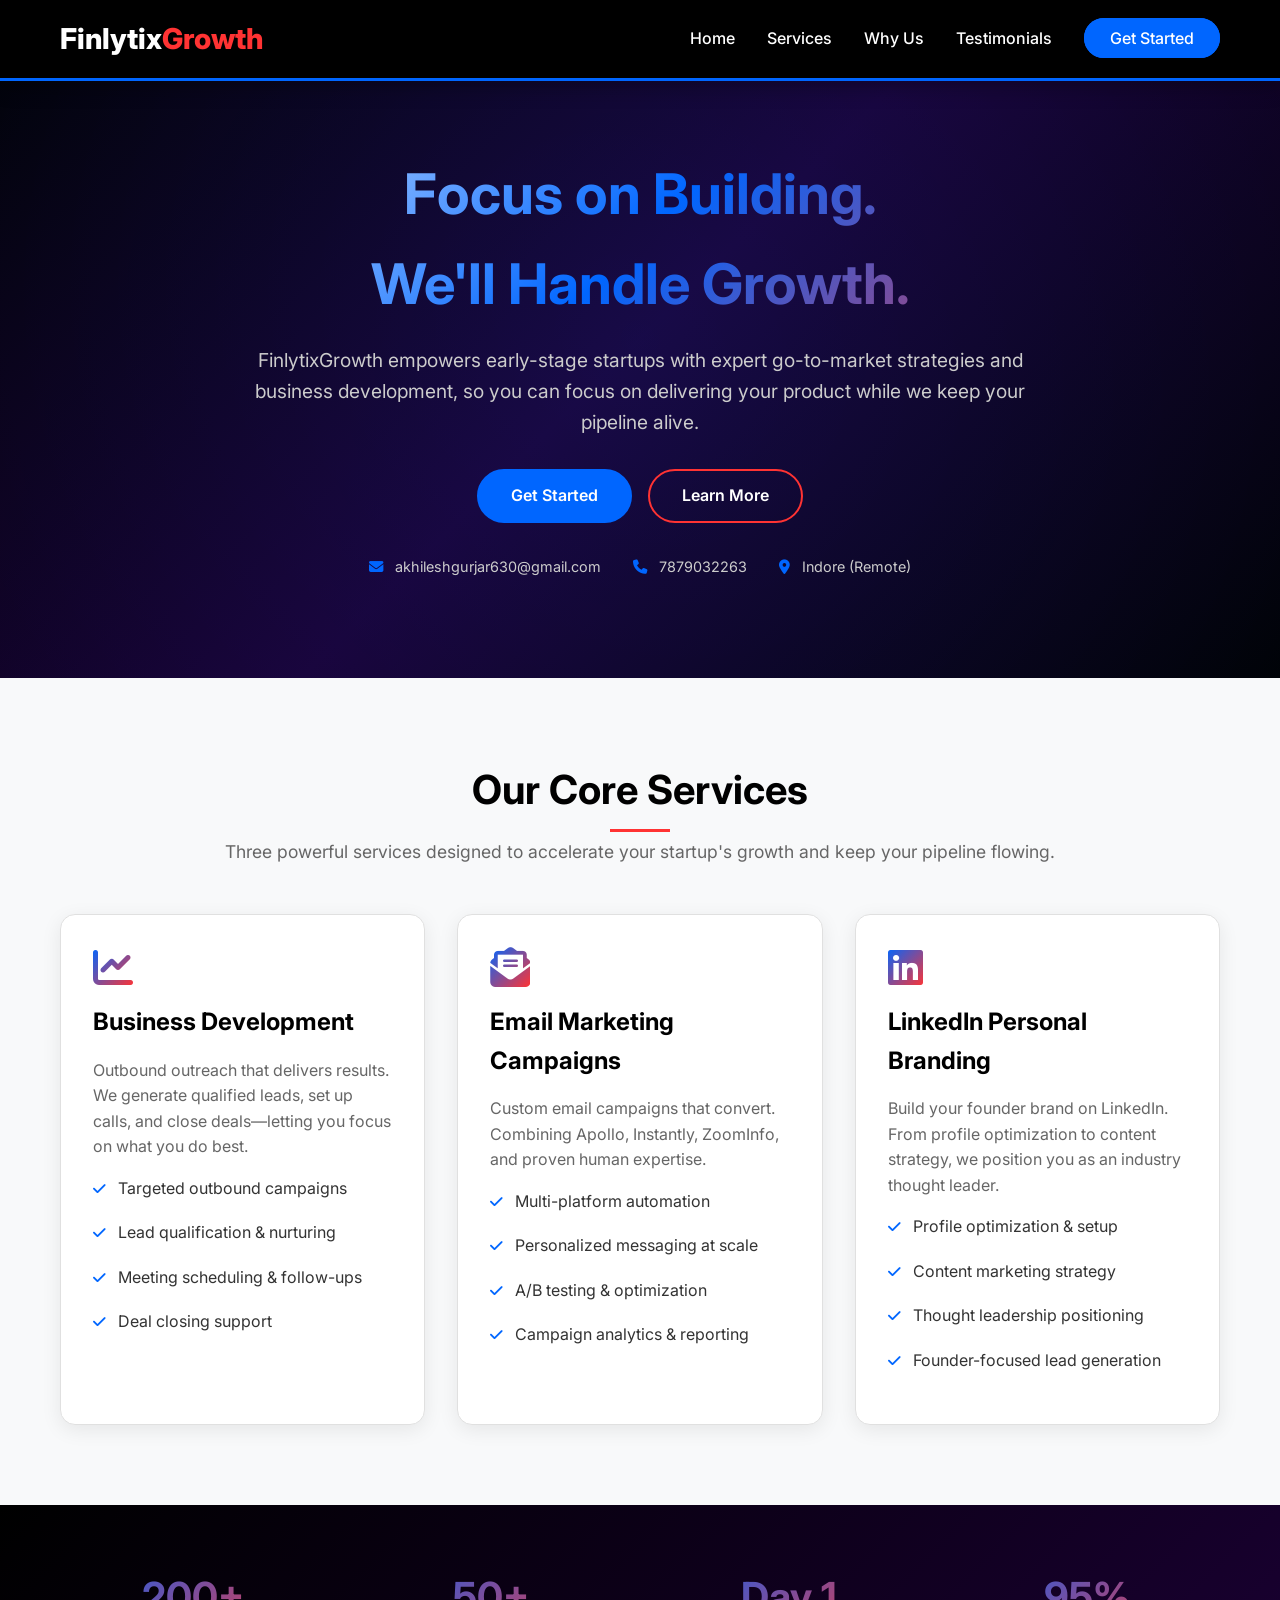
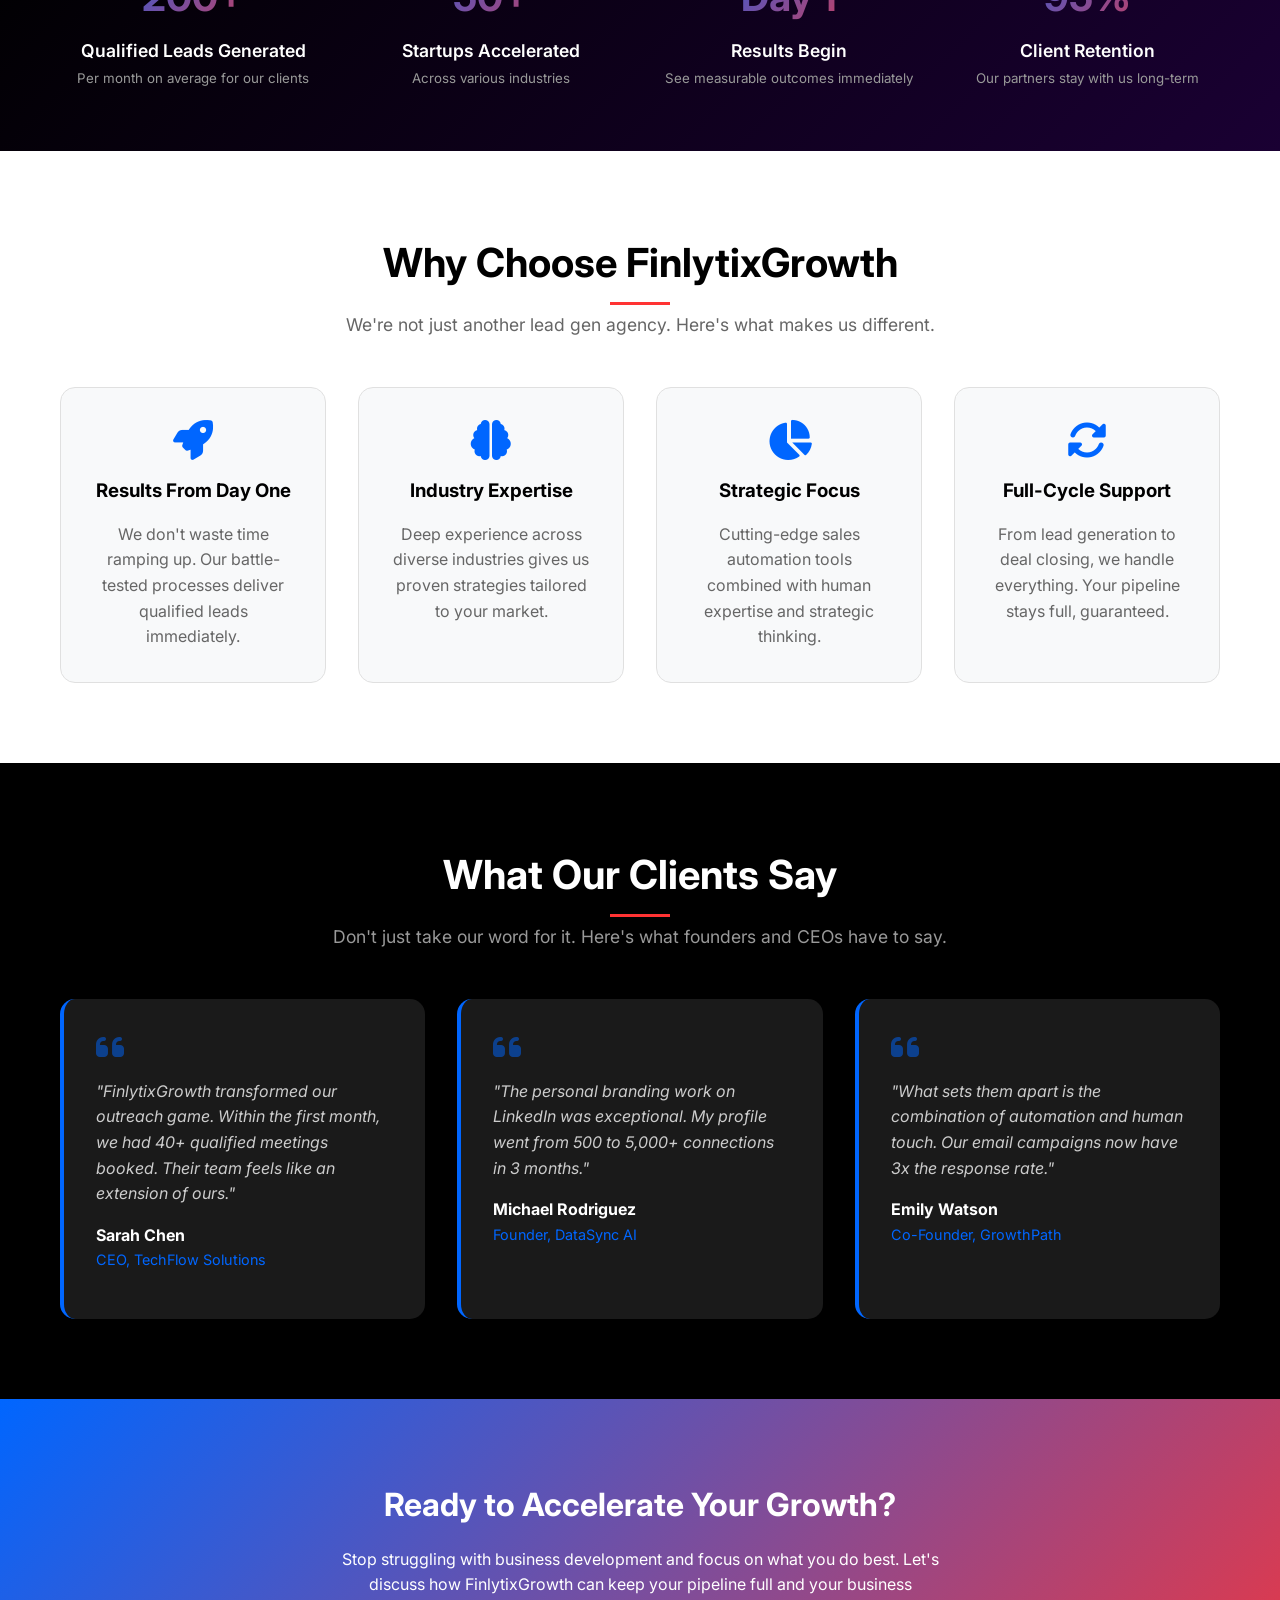
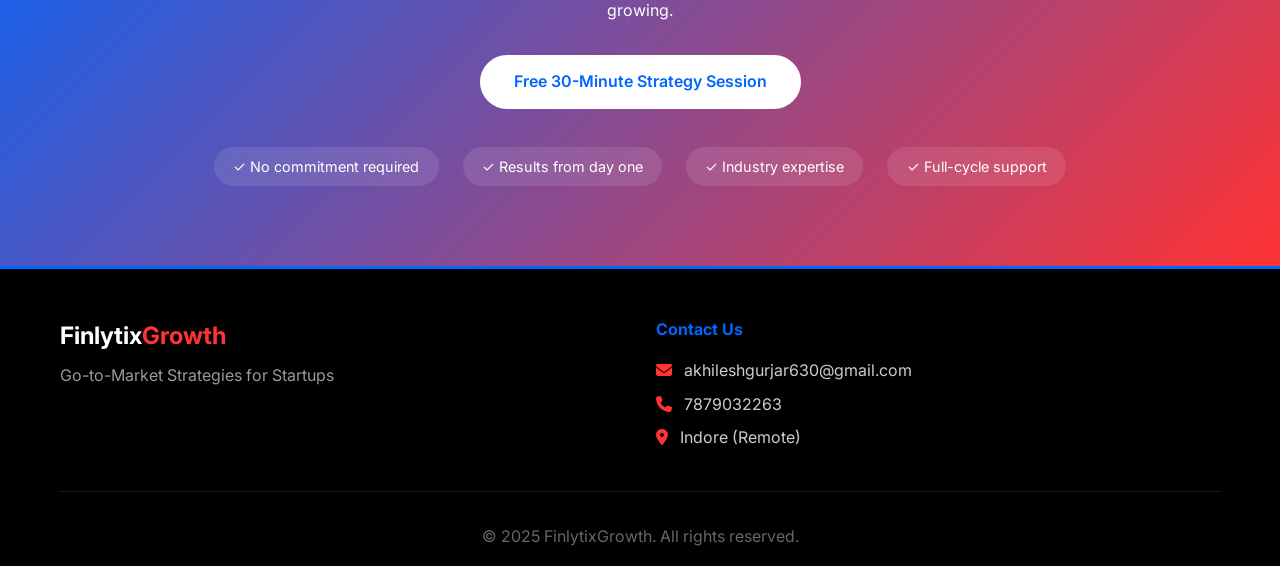
<file: index.html>
<!DOCTYPE html>
<html lang="en">
<head>
    <meta charset="UTF-8">
    <meta name="viewport" content="width=device-width, initial-scale=1.0">
    <title>FinlytixGrowth - Go-to-Market Strategies for Startups</title>
    <link rel="stylesheet" href="styles.css">
    <link href="https://fonts.googleapis.com/css2?family=Inter:opsz,wght@14..32,300;14..32,400;14..32,500;14..32,600;14..32,700;14..32,800&display=swap" rel="stylesheet">
    <link rel="stylesheet" href="https://cdnjs.cloudflare.com/ajax/libs/font-awesome/6.4.0/css/all.min.css">
</head>
<body>
    <!-- Navigation -->
    <nav class="navbar">
        <div class="container">
            <div class="nav-logo">
                <h2>Finlytix<span>Growth</span></h2>
            </div>
            <ul class="nav-links">
                <li><a href="#home">Home</a></li>
                <li><a href="#services">Services</a></li>
                <li><a href="#why-us">Why Us</a></li>
                <li><a href="#testimonials">Testimonials</a></li>
                <li><a href="contact.html" class="nav-cta">Get Started</a></li>
            </ul>
            <div class="hamburger">
                <i class="fas fa-bars"></i>
            </div>
        </div>
    </nav>

    <!-- Hero Section -->
    <section id="home" class="hero">
        <div class="container">
            <div class="hero-content">
                <h1>Focus on Building.<br>We'll Handle Growth.</h1>
                <p>FinlytixGrowth empowers early-stage startups with expert go-to-market strategies and business development, so you can focus on delivering your product while we keep your pipeline alive.</p>
                <div class="hero-buttons">
                    <a href="contact.html" class="btn btn-primary">Get Started</a>
                    <a href="#services" class="btn btn-secondary">Learn More</a>
                </div>
                <div class="contact-info-header">
                    <span><i class="fas fa-envelope"></i> akhileshgurjar630@gmail.com</span>
                    <span><i class="fas fa-phone"></i> 7879032263</span>
                    <span><i class="fas fa-map-marker-alt"></i> Indore (Remote)</span>
                </div>
            </div>
        </div>
    </section>

    <!-- Services Section -->
    <section id="services" class="services">
        <div class="container">
            <div class="section-header">
                <h2>Our Core Services</h2>
                <p>Three powerful services designed to accelerate your startup's growth and keep your pipeline flowing.</p>
            </div>
            <div class="services-grid">
                <div class="service-card">
                    <i class="fas fa-chart-line"></i>
                    <h3>Business Development</h3>
                    <p>Outbound outreach that delivers results. We generate qualified leads, set up calls, and close deals—letting you focus on what you do best.</p>
                    <ul>
                        <li><i class="fas fa-check"></i> Targeted outbound campaigns</li>
                        <li><i class="fas fa-check"></i> Lead qualification & nurturing</li>
                        <li><i class="fas fa-check"></i> Meeting scheduling & follow-ups</li>
                        <li><i class="fas fa-check"></i> Deal closing support</li>
                    </ul>
                </div>
                <div class="service-card">
                    <i class="fas fa-envelope-open-text"></i>
                    <h3>Email Marketing Campaigns</h3>
                    <p>Custom email campaigns that convert. Combining Apollo, Instantly, ZoomInfo, and proven human expertise.</p>
                    <ul>
                        <li><i class="fas fa-check"></i> Multi-platform automation</li>
                        <li><i class="fas fa-check"></i> Personalized messaging at scale</li>
                        <li><i class="fas fa-check"></i> A/B testing & optimization</li>
                        <li><i class="fas fa-check"></i> Campaign analytics & reporting</li>
                    </ul>
                </div>
                <div class="service-card">
                    <i class="fab fa-linkedin"></i>
                    <h3>LinkedIn Personal Branding</h3>
                    <p>Build your founder brand on LinkedIn. From profile optimization to content strategy, we position you as an industry thought leader.</p>
                    <ul>
                        <li><i class="fas fa-check"></i> Profile optimization & setup</li>
                        <li><i class="fas fa-check"></i> Content marketing strategy</li>
                        <li><i class="fas fa-check"></i> Thought leadership positioning</li>
                        <li><i class="fas fa-check"></i> Founder-focused lead generation</li>
                    </ul>
                </div>
            </div>
        </div>
    </section>

    <!-- Stats Section -->
    <section class="stats">
        <div class="container">
            <div class="stats-grid">
                <div class="stat-item">
                    <h3>200+</h3>
                    <p>Qualified Leads Generated</p>
                    <small>Per month on average for our clients</small>
                </div>
                <div class="stat-item">
                    <h3>50+</h3>
                    <p>Startups Accelerated</p>
                    <small>Across various industries</small>
                </div>
                <div class="stat-item">
                    <h3>Day 1</h3>
                    <p>Results Begin</p>
                    <small>See measurable outcomes immediately</small>
                </div>
                <div class="stat-item">
                    <h3>95%</h3>
                    <p>Client Retention</p>
                    <small>Our partners stay with us long-term</small>
                </div>
            </div>
        </div>
    </section>

    <!-- Why Choose Us -->
    <section id="why-us" class="why-us">
        <div class="container">
            <div class="section-header">
                <h2>Why Choose FinlytixGrowth</h2>
                <p>We're not just another lead gen agency. Here's what makes us different.</p>
            </div>
            <div class="features-grid">
                <div class="feature">
                    <i class="fas fa-rocket"></i>
                    <h3>Results From Day One</h3>
                    <p>We don't waste time ramping up. Our battle-tested processes deliver qualified leads immediately.</p>
                </div>
                <div class="feature">
                    <i class="fas fa-brain"></i>
                    <h3>Industry Expertise</h3>
                    <p>Deep experience across diverse industries gives us proven strategies tailored to your market.</p>
                </div>
                <div class="feature">
                    <i class="fas fa-chart-pie"></i>
                    <h3>Strategic Focus</h3>
                    <p>Cutting-edge sales automation tools combined with human expertise and strategic thinking.</p>
                </div>
                <div class="feature">
                    <i class="fas fa-sync-alt"></i>
                    <h3>Full-Cycle Support</h3>
                    <p>From lead generation to deal closing, we handle everything. Your pipeline stays full, guaranteed.</p>
                </div>
            </div>
        </div>
    </section>

    <!-- Testimonials -->
    <section id="testimonials" class="testimonials">
        <div class="container">
            <div class="section-header">
                <h2>What Our Clients Say</h2>
                <p>Don't just take our word for it. Here's what founders and CEOs have to say.</p>
            </div>
            <div class="testimonials-grid">
                <div class="testimonial-card">
                    <i class="fas fa-quote-left"></i>
                    <p>"FinlytixGrowth transformed our outreach game. Within the first month, we had 40+ qualified meetings booked. Their team feels like an extension of ours."</p>
                    <h4>Sarah Chen</h4>
                    <p>CEO, TechFlow Solutions</p>
                </div>
                <div class="testimonial-card">
                    <i class="fas fa-quote-left"></i>
                    <p>"The personal branding work on LinkedIn was exceptional. My profile went from 500 to 5,000+ connections in 3 months."</p>
                    <h4>Michael Rodriguez</h4>
                    <p>Founder, DataSync AI</p>
                </div>
                <div class="testimonial-card">
                    <i class="fas fa-quote-left"></i>
                    <p>"What sets them apart is the combination of automation and human touch. Our email campaigns now have 3x the response rate."</p>
                    <h4>Emily Watson</h4>
                    <p>Co-Founder, GrowthPath</p>
                </div>
            </div>
        </div>
    </section>

    <!-- CTA Section -->
    <section class="cta">
        <div class="container">
            <h2>Ready to Accelerate Your Growth?</h2>
            <p>Stop struggling with business development and focus on what you do best. Let's discuss how FinlytixGrowth can keep your pipeline full and your business growing.</p>
            <div class="cta-buttons">
                <a href="contact.html" class="btn btn-primary">Free 30-Minute Strategy Session</a>
            </div>
            <!-- <p class="cta-note">✓ No commitment required</p> -->
            <div class="trust-badges">
                <span>✓ No commitment required</span>
                <span>✓ Results from day one</span>
                <span>✓ Industry expertise</span>
                <span>✓ Full-cycle support</span>
            </div>
        </div>
    </section>

    <!-- Footer -->
    <footer>
        <div class="container">
            <div class="footer-content">
                <div class="footer-logo">
                    <h3>Finlytix<span>Growth</span></h3>
                    <p>Go-to-Market Strategies for Startups</p>
                </div>
                <div class="footer-contact">
                    <h4>Contact Us</h4>
                    <p><i class="fas fa-envelope"></i> akhileshgurjar630@gmail.com</p>
                    <p><i class="fas fa-phone"></i> 7879032263</p>
                    <p><i class="fas fa-map-marker-alt"></i> Indore (Remote)</p>
                </div>
            </div>
            <div class="footer-bottom">
                <p>&copy; 2025 FinlytixGrowth. All rights reserved.</p>
            </div>
        </div>
    </footer>

    <script src="script.js"></script>
</body>
</html>
</file>
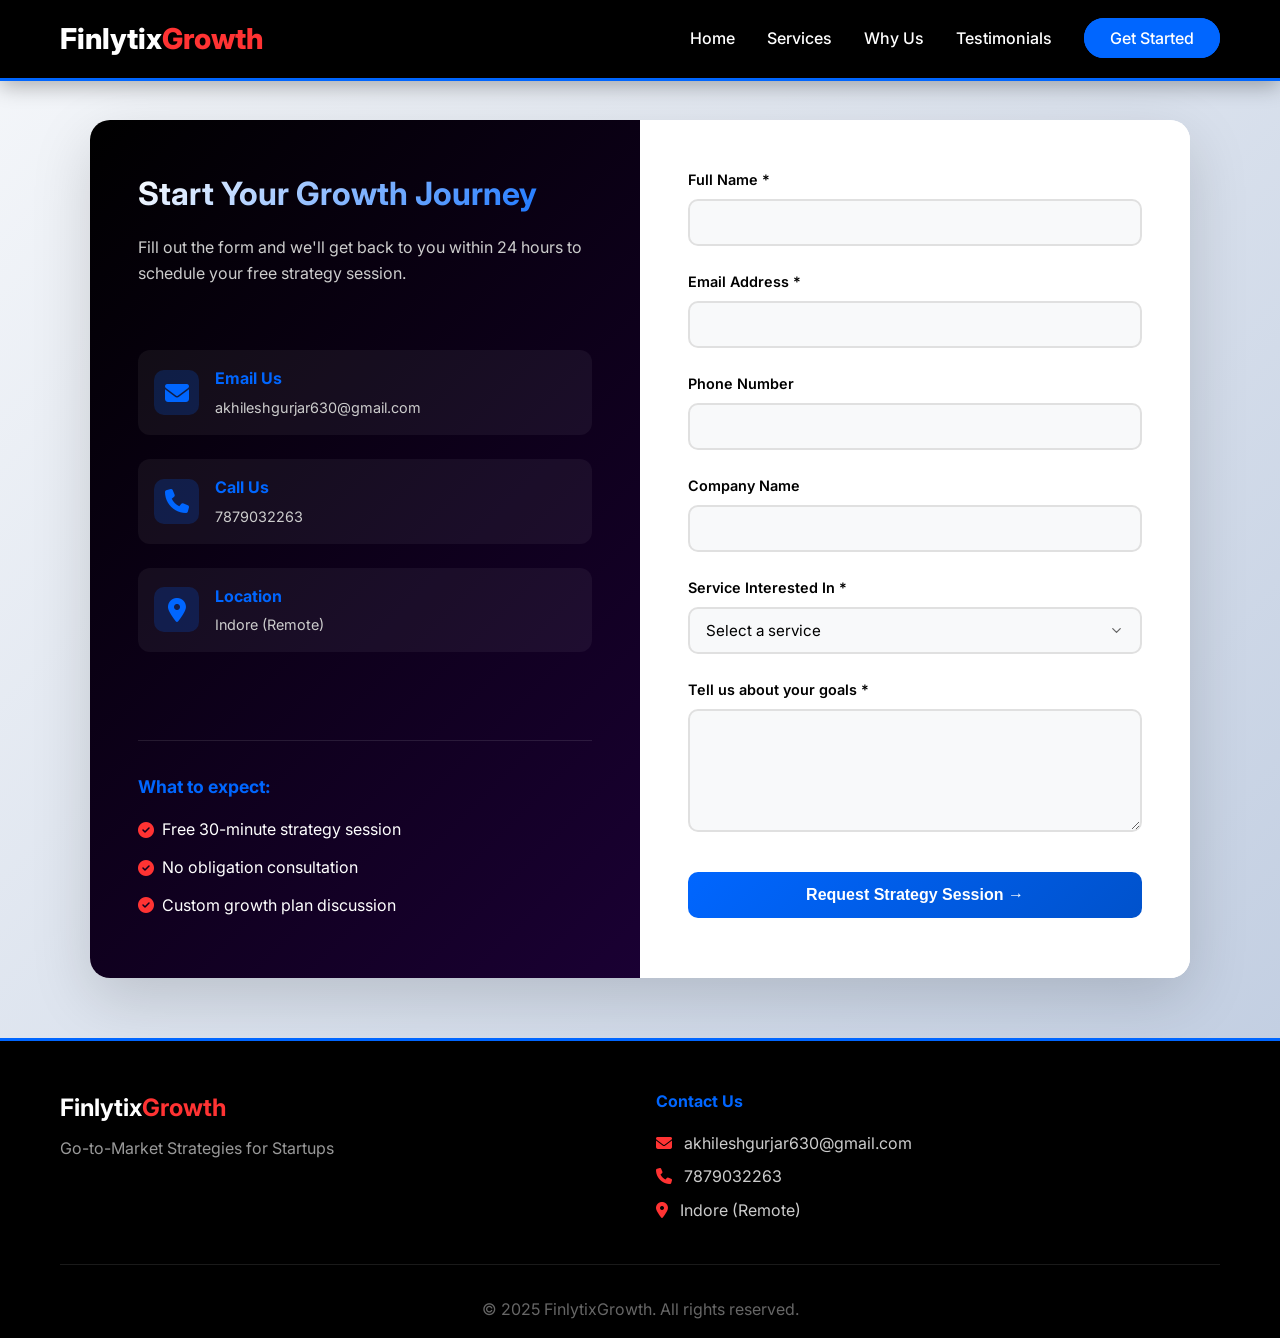
<file: contact.html>
<!DOCTYPE html>
<html lang="en">
<head>
    <meta charset="UTF-8">
    <meta name="viewport" content="width=device-width, initial-scale=1.0">
    <title>Get Started - FinlytixGrowth</title>
    <link rel="stylesheet" href="styles.css">
    <link href="https://fonts.googleapis.com/css2?family=Inter:opsz,wght@14..32,300;14..32,400;14..32,500;14..32,600;14..32,700&display=swap" rel="stylesheet">
    <link rel="stylesheet" href="https://cdnjs.cloudflare.com/ajax/libs/font-awesome/6.4.0/css/all.min.css">
</head>
<body>
    <nav class="navbar">
        <div class="container">
            <div class="nav-logo">
                <h2>Finlytix<span>Growth</span></h2>
            </div>
            <ul class="nav-links">
                <li><a href="index.html#home">Home</a></li>
                <li><a href="index.html#services">Services</a></li>
                <li><a href="index.html#why-us">Why Us</a></li>
                <li><a href="index.html#testimonials">Testimonials</a></li>
                <li><a href="contact.html" class="nav-cta">Get Started</a></li>
            </ul>
            <div class="hamburger">
                <i class="fas fa-bars"></i>
            </div>
        </div>
    </nav>

    <section class="contact-page">
        <div class="container">
            <div class="contact-wrapper">
                <div class="contact-info">
                    <h1>Start Your Growth Journey</h1>
                    <p>Fill out the form and we'll get back to you within 24 hours to schedule your free strategy session.</p>
                    
                    <div class="info-details">
                        <div class="info-item">
                            <i class="fas fa-envelope"></i>
                            <div>
                                <h4>Email Us</h4>
                                <p>akhileshgurjar630@gmail.com</p>
                            </div>
                        </div>
                        <div class="info-item">
                            <i class="fas fa-phone"></i>
                            <div>
                                <h4>Call Us</h4>
                                <p>7879032263</p>
                            </div>
                        </div>
                        <div class="info-item">
                            <i class="fas fa-map-marker-alt"></i>
                            <div>
                                <h4>Location</h4>
                                <p>Indore (Remote)</p>
                            </div>
                        </div>
                    </div>

                    <div class="contact-benefits">
                        <h3>What to expect:</h3>
                        <ul>
                            <li><i class="fas fa-check-circle"></i> Free 30-minute strategy session</li>
                            <li><i class="fas fa-check-circle"></i> No obligation consultation</li>
                            <li><i class="fas fa-check-circle"></i> Custom growth plan discussion</li>
                        </ul>
                    </div>
                </div>

                <div class="contact-form-container">
                    <form id="contactForm" class="contact-form">
                        <div class="form-group">
                            <label for="name">Full Name *</label>
                            <input type="text" id="name" name="name" required>
                        </div>
                        <div class="form-group">
                            <label for="email">Email Address *</label>
                            <input type="email" id="email" name="email" required>
                        </div>
                        <div class="form-group">
                            <label for="phone">Phone Number</label>
                            <input type="tel" id="phone" name="phone">
                        </div>
                        <div class="form-group">
                            <label for="company">Company Name</label>
                            <input type="text" id="company" name="company">
                        </div>
                        <div class="form-group">
                            <label for="service">Service Interested In *</label>
                            <select id="service" name="service" required>
                                <option value="">Select a service</option>
                                <option value="Business Development">Business Development</option>
                                <option value="Email Marketing Campaigns">Email Marketing Campaigns</option>
                                <option value="LinkedIn Personal Branding">LinkedIn Personal Branding</option>
                                <option value="Full Suite">Full Suite (All Services)</option>
                            </select>
                        </div>
                        <div class="form-group">
                            <label for="message">Tell us about your goals *</label>
                            <textarea id="message" name="message" rows="5" required></textarea>
                        </div>
                        <div id="formStatus" class="form-status"></div>
                        <button type="submit" class="btn btn-primary btn-full">Request Strategy Session →</button>
                    </form>
                </div>
            </div>
        </div>
    </section>

    <footer>
        <div class="container">
            <div class="footer-content">
                <div class="footer-logo">
                    <h3>Finlytix<span>Growth</span></h3>
                    <p>Go-to-Market Strategies for Startups</p>
                </div>
                <div class="footer-contact">
                    <h4>Contact Us</h4>
                    <p><i class="fas fa-envelope"></i> akhileshgurjar630@gmail.com</p>
                    <p><i class="fas fa-phone"></i> 7879032263</p>
                    <p><i class="fas fa-map-marker-alt"></i> Indore (Remote)</p>
                </div>
            </div>
            <div class="footer-bottom">
                <p>&copy; 2025 FinlytixGrowth. All rights reserved.</p>
            </div>
        </div>
    </footer>
    <script src="contact-form.js"></script>
    <script src="script.js"></script>
</body>
</html>
</file>
<file: styles.css>
* {
    margin: 0;
    padding: 0;
    box-sizing: border-box;
}

body {
    font-family: 'Inter', sans-serif;
    line-height: 1.6;
    background: #ffffff;
    color: #1a1a1a;
    overflow-x: hidden;
}

.container {
    max-width: 1200px;
    margin: 0 auto;
    padding: 0 20px;
}

/* ===== NAVIGATION ===== */
/* ===== NAVIGATION - PERMANENT BLACK BACKGROUND ===== */
.navbar {
    background: #000000;
    position: fixed;
    width: 100%;
    top: 0;
    z-index: 1000;
    border-bottom: 3px solid #0066ff;
    box-shadow: 0 5px 20px rgba(0,0,0,0.3);
}

.navbar .container {
    display: flex;
    justify-content: space-between;
    align-items: center;
    padding: 1rem 20px;
}

.nav-logo h2 {
    font-size: 1.8rem;
    font-weight: 800;
    color: #ffffff; /* WHITE logo text */
}

.nav-logo span {
    color: #ff3333; /* Red accent for "Reach" */
}

.nav-links {
    display: flex;
    list-style: none;
    gap: 2rem;
    align-items: center;
}

.nav-links a {
    text-decoration: none;
    color: #ffffff; /* WHITE navigation links */
    font-weight: 500;
    transition: all 0.3s;
    position: relative;
}

.nav-links a::after {
    content: '';
    position: absolute;
    bottom: -5px;
    left: 0;
    width: 0;
    height: 2px;
    background: #ff3333; /* Red underline on hover */
    transition: width 0.3s;
}

.nav-links a:hover::after {
    width: 100%;
}

.nav-links a:hover {
    color: #0066ff; /* Blue on hover */
}

.nav-cta {
    background: #0066ff;
    padding: 0.5rem 1.5rem;
    border-radius: 50px;
    border: 2px solid #0066ff;
    color: #ffffff !important;
}

.nav-cta:hover {
    background: transparent;
    color: #0066ff !important;
}

.nav-cta:hover::after {
    display: none;
}

.hamburger {
    display: none;
    font-size: 1.5rem;
    cursor: pointer;
    color: #ffffff; /* WHITE hamburger icon */
}

/* Mobile Navigation */
@media (max-width: 768px) {
    .nav-links {
        display: none;
    }
    
    .hamburger {
        display: block;
    }
    
    .nav-links.active {
        display: flex;
        flex-direction: column;
        position: absolute;
        top: 70px;
        left: 0;
        right: 0;
        background: #000000; /* BLACK background on mobile menu */
        padding: 2rem;
        gap: 1rem;
        box-shadow: 0 10px 20px rgba(0,0,0,0.3);
    }
    
    .nav-links.active a {
        color: #ffffff; /* WHITE text in mobile menu */
    }
}
/* .navbar {
    background: #000000;
    position: fixed;
    width: 100%;
    top: 0;
    z-index: 1000;
    border-bottom: 3px solid #0066ff;
    box-shadow: 0 5px 20px rgba(0,0,0,0.1);
}

.navbar .container {
    display: flex;
    justify-content: space-between;
    align-items: center;
    padding: 1rem 20px;
}

.nav-logo h2 {
    font-size: 1.8rem;
    font-weight: 800;
    color: #ffffff;
}

.nav-logo span {
    color: #ff3333;
}

.nav-links {
    display: flex;
    list-style: none;
    gap: 2rem;
    align-items: center;
}

.nav-links a {
    text-decoration: none;
    color: #ffffff;
    font-weight: 500;
    transition: all 0.3s;
    position: relative;
}

.nav-links a::after {
    content: '';
    position: absolute;
    bottom: -5px;
    left: 0;
    width: 0;
    height: 2px;
    background: #ff3333;
    transition: width 0.3s;
}

.nav-links a:hover::after {
    width: 100%;
}

.nav-links a:hover {
    color: #ff3333;
}

.nav-cta {
    background: #0066ff;
    padding: 0.5rem 1.5rem;
    border-radius: 50px;
    border: 2px solid #0066ff;
}

.nav-cta:hover {
    background: transparent;
    color: #0066ff !important;
}

.nav-cta:hover::after {
    display: none;
}

.hamburger {
    display: none;
    font-size: 1.5rem;
    cursor: pointer;
    color: #ffffff;
} */

/* ===== HERO SECTION ===== */
.hero {
    padding: 150px 0 100px;
    background: linear-gradient(135deg, #000000 0%, #1a0033 50%, #000000 100%);
    color: #ffffff;
    text-align: center;
    position: relative;
    overflow: hidden;
}

.hero::before {
    content: '';
    position: absolute;
    top: -50%;
    right: -50%;
    width: 200%;
    height: 200%;
    background: radial-gradient(circle, rgba(0,102,255,0.1) 0%, transparent 70%);
    animation: rotate 20s linear infinite;
}

@keyframes rotate {
    from { transform: rotate(0deg); }
    to { transform: rotate(360deg); }
}

.hero-content {
    position: relative;
    z-index: 1;
}

.hero-content h1 {
    font-size: 3.5rem;
    margin-bottom: 1rem;
    background: linear-gradient(135deg, #ffffff 0%, #0066ff 50%, #ff3333 100%);
    -webkit-background-clip: text;
    background-clip: text;
    color: transparent;
}

.hero-content p {
    font-size: 1.2rem;
    max-width: 800px;
    margin: 0 auto 2rem;
    color: #cccccc;
}

.hero-buttons {
    display: flex;
    gap: 1rem;
    justify-content: center;
    margin-bottom: 2rem;
}

.btn {
    padding: 0.75rem 2rem;
    border-radius: 50px;
    text-decoration: none;
    font-weight: 600;
    transition: all 0.3s;
    display: inline-block;
    cursor: pointer;
}

.btn-primary {
    background: #0066ff;
    color: #ffffff;
    border: 2px solid #0066ff;
}

.btn-primary:hover {
    background: transparent;
    color: #0066ff;
    transform: translateY(-3px);
    box-shadow: 0 10px 30px rgba(0,102,255,0.3);
}

.btn-secondary {
    background: transparent;
    color: #ffffff;
    border: 2px solid #ff3333;
}

.btn-secondary:hover {
    background: #ff3333;
    color: #ffffff;
    transform: translateY(-3px);
}

.contact-info-header {
    display: flex;
    justify-content: center;
    gap: 2rem;
    flex-wrap: wrap;
    font-size: 0.9rem;
    color: #cccccc;
}

.contact-info-header i {
    margin-right: 0.5rem;
    color: #0066ff;
}

/* ===== SERVICES SECTION ===== */
.services {
    padding: 80px 0;
    background: #f8f9fa;
}

.section-header {
    text-align: center;
    margin-bottom: 3rem;
}

.section-header h2 {
    font-size: 2.5rem;
    margin-bottom: 1rem;
    color: #000000;
    position: relative;
    display: inline-block;
}

.section-header h2::after {
    content: '';
    position: absolute;
    bottom: -10px;
    left: 50%;
    transform: translateX(-50%);
    width: 60px;
    height: 3px;
    background: #ff3333;
}

.section-header p {
    font-size: 1.1rem;
    color: #666666;
}

.services-grid {
    display: grid;
    grid-template-columns: repeat(auto-fit, minmax(300px, 1fr));
    gap: 2rem;
}

.service-card {
    background: #ffffff;
    padding: 2rem;
    border-radius: 15px;
    box-shadow: 0 5px 20px rgba(0,0,0,0.08);
    transition: all 0.3s;
    border: 1px solid #e0e0e0;
    position: relative;
    overflow: hidden;
}

.service-card::before {
    content: '';
    position: absolute;
    top: 0;
    left: 0;
    width: 100%;
    height: 3px;
    background: linear-gradient(90deg, #0066ff, #ff3333);
    transform: scaleX(0);
    transition: transform 0.3s;
}

.service-card:hover::before {
    transform: scaleX(1);
}

.service-card:hover {
    transform: translateY(-10px);
    box-shadow: 0 15px 40px rgba(0,102,255,0.15);
    border-color: #0066ff;
}

.service-card i {
    font-size: 2.5rem;
    background: linear-gradient(135deg, #0066ff, #ff3333);
    -webkit-background-clip: text;
    background-clip: text;
    color: transparent;
    margin-bottom: 1rem;
}

.service-card h3 {
    font-size: 1.5rem;
    margin-bottom: 1rem;
    color: #000000;
}

.service-card p {
    color: #666666;
    margin-bottom: 1rem;
}

.service-card ul {
    list-style: none;
    margin-top: 1rem;
}

.service-card ul li {
    margin: 0.5rem 0;
    color: #333333;
}

.service-card ul li i {
    font-size: 0.9rem;
    margin-right: 0.5rem;
    background: none;
    color: #0066ff;
}

/* ===== STATS SECTION ===== */
.stats {
    padding: 60px 0;
    background: linear-gradient(135deg, #000000 0%, #1a0033 100%);
    color: #ffffff;
}

.stats-grid {
    display: grid;
    grid-template-columns: repeat(auto-fit, minmax(200px, 1fr));
    gap: 2rem;
    text-align: center;
}

.stat-item h3 {
    font-size: 2.5rem;
    background: linear-gradient(135deg, #0066ff, #ff3333);
    -webkit-background-clip: text;
    background-clip: text;
    color: transparent;
    margin-bottom: 0.5rem;
}

.stat-item p {
    font-size: 1.1rem;
    font-weight: 600;
    color: #ffffff;
}

.stat-item small {
    color: #999999;
}

/* ===== WHY US SECTION ===== */
.why-us {
    padding: 80px 0;
    background: #ffffff;
}

.features-grid {
    display: grid;
    grid-template-columns: repeat(auto-fit, minmax(250px, 1fr));
    gap: 2rem;
}

.feature {
    text-align: center;
    padding: 2rem;
    background: #f8f9fa;
    border-radius: 15px;
    transition: all 0.3s;
    border: 1px solid #e0e0e0;
    position: relative;
}

.feature:hover {
    transform: translateY(-5px);
    border-color: #ff3333;
    box-shadow: 0 10px 30px rgba(255,51,51,0.1);
}

.feature i {
    font-size: 2.5rem;
    color: #0066ff;
    margin-bottom: 1rem;
}

.feature:hover i {
    color: #ff3333;
}

.feature h3 {
    margin-bottom: 1rem;
    color: #000000;
}

.feature p {
    color: #666666;
}

/* ===== TESTIMONIALS ===== */
.testimonials {
    padding: 80px 0;
    background: #000000;
}

.testimonials .section-header h2 {
    color: #ffffff;
}

.testimonials .section-header p {
    color: #999999;
}

.testimonials-grid {
    display: grid;
    grid-template-columns: repeat(auto-fit, minmax(300px, 1fr));
    gap: 2rem;
}

.testimonial-card {
    background: #1a1a1a;
    padding: 2rem;
    border-radius: 15px;
    border-left: 4px solid #0066ff;
    transition: all 0.3s;
}

.testimonial-card:hover {
    border-left-color: #ff3333;
    transform: translateX(10px);
}

.testimonial-card i {
    font-size: 2rem;
    color: #0066ff;
    opacity: 0.5;
    margin-bottom: 1rem;
}

.testimonial-card p {
    margin-bottom: 1rem;
    font-style: italic;
    color: #cccccc;
}

.testimonial-card h4 {
    margin-top: 1rem;
    color: #ffffff;
}

.testimonial-card p:last-of-type {
    color: #0066ff;
    font-style: normal;
    font-size: 0.9rem;
}

/* ===== CTA SECTION ===== */
.cta {
    padding: 80px 0;
    background: linear-gradient(135deg, #0066ff 0%, #ff3333 100%);
    color: #ffffff;
    text-align: center;
    position: relative;
    overflow: hidden;
}

.cta::before {
    content: '';
    position: absolute;
    top: 0;
    left: -100%;
    width: 100%;
    height: 100%;
    background: linear-gradient(90deg, transparent, rgba(255,255,255,0.2), transparent);
    animation: shine 3s infinite;
}

@keyframes shine {
    100% { left: 100%; }
}

.cta h2 {
    font-size: 2rem;
    margin-bottom: 1rem;
    position: relative;
    z-index: 1;
}

.cta p {
    max-width: 600px;
    margin: 0 auto 2rem;
    position: relative;
    z-index: 1;
}

.cta .btn-primary {
    background: #ffffff;
    color: #0066ff;
    border: 2px solid #ffffff;
    position: relative;
    z-index: 1;
}

.cta .btn-primary:hover {
    background: transparent;
    color: #ffffff;
    transform: translateY(-3px);
}

.cta .cta-note {
    margin: 25px 0 15px 0;
    font-size: 0.9rem;
    opacity: 0.9;
    display: inline-block;
    padding: 8px 20px;
    background: rgba(255, 255, 255, 0.15);
    border-radius: 50px;
}

.trust-badges {
    display: flex;
    justify-content: center;
    gap: 1.5rem;
    margin-top: 30px;
    flex-wrap: wrap;
    position: relative;
    z-index: 1;
}

.trust-badges span {
    font-size: 0.9rem;
    background: rgba(255, 255, 255, 0.1);
    padding: 0.5rem 1.2rem;
    border-radius: 50px;
    transition: all 0.3s;
}

.trust-badges span:hover {
    background: rgba(255, 255, 255, 0.2);
    transform: translateY(-2px);
}

/* ===== FOOTER ===== */
footer {
    background: #000000;
    color: #ffffff;
    padding: 3rem 0 1rem;
    border-top: 3px solid #0066ff;
}

.footer-content {
    display: grid;
    grid-template-columns: repeat(auto-fit, minmax(250px, 1fr));
    gap: 2rem;
    margin-bottom: 2rem;
}

.footer-logo h3 {
    font-size: 1.5rem;
    margin-bottom: 0.5rem;
}

.footer-logo span {
    color: #ff3333;
}

.footer-logo p {
    color: #999999;
}

.footer-contact h4 {
    margin-bottom: 1rem;
    color: #0066ff;
}

.footer-contact p {
    margin: 0.5rem 0;
    color: #cccccc;
}

.footer-contact i {
    margin-right: 0.5rem;
    color: #ff3333;
}

.footer-bottom {
    text-align: center;
    padding-top: 2rem;
    border-top: 1px solid #1a1a1a;
    color: #666666;
}

/* ===== RESPONSIVE DESIGN ===== */
@media (max-width: 768px) {
    .nav-links {
        display: none;
    }
    
    .hamburger {
        display: block;
    }
    
    .nav-links.active {
        display: flex;
        flex-direction: column;
        position: absolute;
        top: 70px;
        left: 0;
        right: 0;
        background: #000000;
        padding: 2rem;
        gap: 1rem;
    }
    
    .hero-content h1 {
        font-size: 2rem;
    }
    
    .hero-content p {
        font-size: 1rem;
    }
    
    .stats-grid,
    .services-grid,
    .features-grid,
    .testimonials-grid {
        grid-template-columns: 1fr;
    }
    
    .hero-buttons {
        flex-direction: column;
        align-items: center;
    }
    
    .contact-info-header {
        flex-direction: column;
        gap: 0.5rem;
        align-items: center;
    }
    
    .cta h2 {
        font-size: 1.5rem;
    }
    
    .trust-badges {
        flex-direction: column;
        gap: 0.5rem;
        align-items: center;
    }
}

/* ===== ANIMATIONS ===== */
@keyframes fadeInUp {
    from {
        opacity: 0;
        transform: translateY(30px);
    }
    to {
        opacity: 1;
        transform: translateY(0);
    }
}

.service-card, .feature, .testimonial-card, .stat-item {
    animation: fadeInUp 0.6s ease-out forwards;
}

/* ===== SCROLL BAR ===== */
::-webkit-scrollbar {
    width: 10px;
}

::-webkit-scrollbar-track {
    background: #1a1a1a;
}

::-webkit-scrollbar-thumb {
    background: linear-gradient(135deg, #0066ff, #ff3333);
    border-radius: 5px;
}

::-webkit-scrollbar-thumb:hover {
    background: #0066ff;
}

/* ===== BUTTON HOVER EFFECTS ===== */
.btn {
    position: relative;
    overflow: hidden;
}

.btn::before {
    content: '';
    position: absolute;
    top: 50%;
    left: 50%;
    width: 0;
    height: 0;
    border-radius: 50%;
    background: rgba(255,255,255,0.2);
    transform: translate(-50%, -50%);
    transition: width 0.5s, height 0.5s;
}

.btn:active::before {
    width: 300px;
    height: 300px;
}

/* ===== CONTACT PAGE SPECIFIC STYLES ===== */
/* Append this entire block to your existing styles.css file */

.contact-page {
    padding: 120px 0 60px;
    background: linear-gradient(135deg, #f5f7fa 0%, #c3cfe2 100%);
    min-height: 100vh;
}

.contact-wrapper {
    display: grid;
    grid-template-columns: 1fr 1fr;
    gap: 0;
    background: #ffffff;
    border-radius: 20px;
    overflow: hidden;
    box-shadow: 0 20px 60px rgba(0,0,0,0.15);
    max-width: 1100px;
    margin: 0 auto;
}

/* Left Side - Contact Info */
.contact-info {
    background: linear-gradient(135deg, #000000 0%, #1a0033 100%);
    color: #ffffff;
    padding: 3rem;
    display: flex;
    flex-direction: column;
}

.contact-info h1 {
    font-size: 2rem;
    margin-bottom: 1rem;
    background: linear-gradient(135deg, #ffffff, #0066ff);
    -webkit-background-clip: text;
    background-clip: text;
    color: transparent;
}

.contact-info > p {
    color: #cccccc;
    margin-bottom: 2rem;
    line-height: 1.6;
}

/* Contact Details */
.info-details {
    margin: 2rem 0;
    flex: 1;
}

.info-item {
    display: flex;
    align-items: center;
    gap: 1rem;
    margin-bottom: 1.5rem;
    padding: 1rem;
    background: rgba(255,255,255,0.05);
    border-radius: 12px;
    transition: all 0.3s;
}

.info-item:hover {
    background: rgba(255,255,255,0.1);
    transform: translateX(5px);
}

.info-item i {
    font-size: 1.5rem;
    width: 45px;
    height: 45px;
    display: flex;
    align-items: center;
    justify-content: center;
    background: rgba(0,102,255,0.2);
    border-radius: 10px;
    color: #0066ff;
}

.info-item div {
    flex: 1;
}

.info-item h4 {
    margin-bottom: 0.25rem;
    font-size: 1rem;
    color: #0066ff;
}

.info-item p {
    color: #cccccc;
    font-size: 0.9rem;
    word-break: break-all;
}

/* Contact Benefits */
.contact-benefits {
    margin-top: 2rem;
    padding-top: 2rem;
    border-top: 1px solid rgba(255,255,255,0.1);
}

.contact-benefits h3 {
    font-size: 1.1rem;
    margin-bottom: 1rem;
    color: #0066ff;
}

.contact-benefits ul {
    list-style: none;
}

.contact-benefits ul li {
    margin: 0.75rem 0;
    display: flex;
    align-items: center;
    gap: 0.5rem;
}

.contact-benefits ul li i {
    color: #ff3333;
    font-size: 1rem;
}

/* Right Side - Form Container */
.contact-form-container {
    padding: 3rem;
    background: #ffffff;
}

.contact-form {
    width: 100%;
}

/* Form Groups */
.form-group {
    margin-bottom: 1.5rem;
}

.form-group label {
    display: block;
    margin-bottom: 0.5rem;
    font-weight: 600;
    color: #000000;
    font-size: 0.9rem;
}

.form-group input,
.form-group select,
.form-group textarea {
    width: 100%;
    padding: 12px 16px;
    border: 2px solid #e0e0e0;
    border-radius: 10px;
    font-family: 'Inter', sans-serif;
    font-size: 0.95rem;
    transition: all 0.3s;
    background: #f8f9fa;
}

.form-group input:focus,
.form-group select:focus,
.form-group textarea:focus {
    outline: none;
    border-color: #0066ff;
    background: #ffffff;
    box-shadow: 0 0 0 3px rgba(0,102,255,0.1);
}

.form-group input:hover,
.form-group select:hover,
.form-group textarea:hover {
    border-color: #0066ff;
}

.form-group textarea {
    resize: vertical;
    min-height: 100px;
}

/* Select Dropdown Styling */
.form-group select {
    appearance: none;
    background-image: url("data:image/svg+xml;charset=UTF-8,%3csvg xmlns='http://www.w3.org/2000/svg' viewBox='0 0 24 24' fill='none' stroke='%23666' stroke-width='2' stroke-linecap='round' stroke-linejoin='round'%3e%3cpolyline points='6 9 12 15 18 9'%3e%3c/polyline%3e%3c/svg%3e");
    background-repeat: no-repeat;
    background-position: right 1rem center;
    background-size: 1em;
    cursor: pointer;
}

/* Submit Button */
.btn-full {
    width: 100%;
    padding: 14px 28px;
    background: linear-gradient(135deg, #0066ff, #0052cc);
    color: #ffffff;
    border: none;
    border-radius: 10px;
    font-size: 1rem;
    font-weight: 600;
    cursor: pointer;
    transition: all 0.3s;
    margin-top: 0.5rem;
}

.btn-full:hover {
    transform: translateY(-2px);
    box-shadow: 0 10px 25px rgba(0,102,255,0.3);
    background: linear-gradient(135deg, #0052cc, #004099);
}

.btn-full:active {
    transform: translateY(0);
}

/* Form Status Messages */
.form-status {
    margin-bottom: 1rem;
    padding: 12px;
    border-radius: 10px;
    display: none;
    font-size: 0.9rem;
}

.form-status.success {
    display: block;
    background: #d4edda;
    color: #155724;
    border: 1px solid #c3e6cb;
}

.form-status.error {
    display: block;
    background: #f8d7da;
    color: #721c24;
    border: 1px solid #f5c6cb;
}

/* Setup Instructions Box */
.setup-instructions {
    margin-top: 2rem;
    padding: 1rem;
    background: #f8f9fa;
    border-radius: 10px;
    border-left: 4px solid #0066ff;
    font-size: 0.85rem;
}

.setup-instructions strong {
    color: #0066ff;
}

/* Loading State for Button */
.btn-full.loading {
    position: relative;
    color: transparent;
}

.btn-full.loading::after {
    content: '';
    position: absolute;
    width: 20px;
    height: 20px;
    top: 50%;
    left: 50%;
    margin-left: -10px;
    margin-top: -10px;
    border: 2px solid #ffffff;
    border-radius: 50%;
    border-top-color: transparent;
    animation: spin 0.6s linear infinite;
}

@keyframes spin {
    to { transform: rotate(360deg); }
}

/* ===== RESPONSIVE CONTACT PAGE ===== */
@media (max-width: 968px) {
    .contact-wrapper {
        grid-template-columns: 1fr;
        margin: 0 20px;
    }
    
    .contact-info {
        padding: 2rem;
    }
    
    .contact-form-container {
        padding: 2rem;
    }
    
    .contact-info h1 {
        font-size: 1.5rem;
    }
}

@media (max-width: 480px) {
    .contact-page {
        padding: 100px 0 40px;
    }
    
    .contact-info {
        padding: 1.5rem;
    }
    
    .contact-form-container {
        padding: 1.5rem;
    }
    
    .info-item {
        padding: 0.75rem;
    }
    
    .info-item i {
        width: 38px;
        height: 38px;
        font-size: 1.2rem;
    }
    
    .info-item p {
        font-size: 0.8rem;
        word-break: break-all;
    }
    
    .form-group input,
    .form-group select,
    .form-group textarea {
        padding: 10px 14px;
        font-size: 0.9rem;
    }
    
    .btn-full {
        padding: 12px 24px;
    }
    
    .contact-benefits ul li {
        font-size: 0.85rem;
    }
}

/* Fix for iOS input zoom */
@media (max-width: 768px) {
    .form-group input,
    .form-group select,
    .form-group textarea {
        font-size: 16px;
    }
}
</file>
